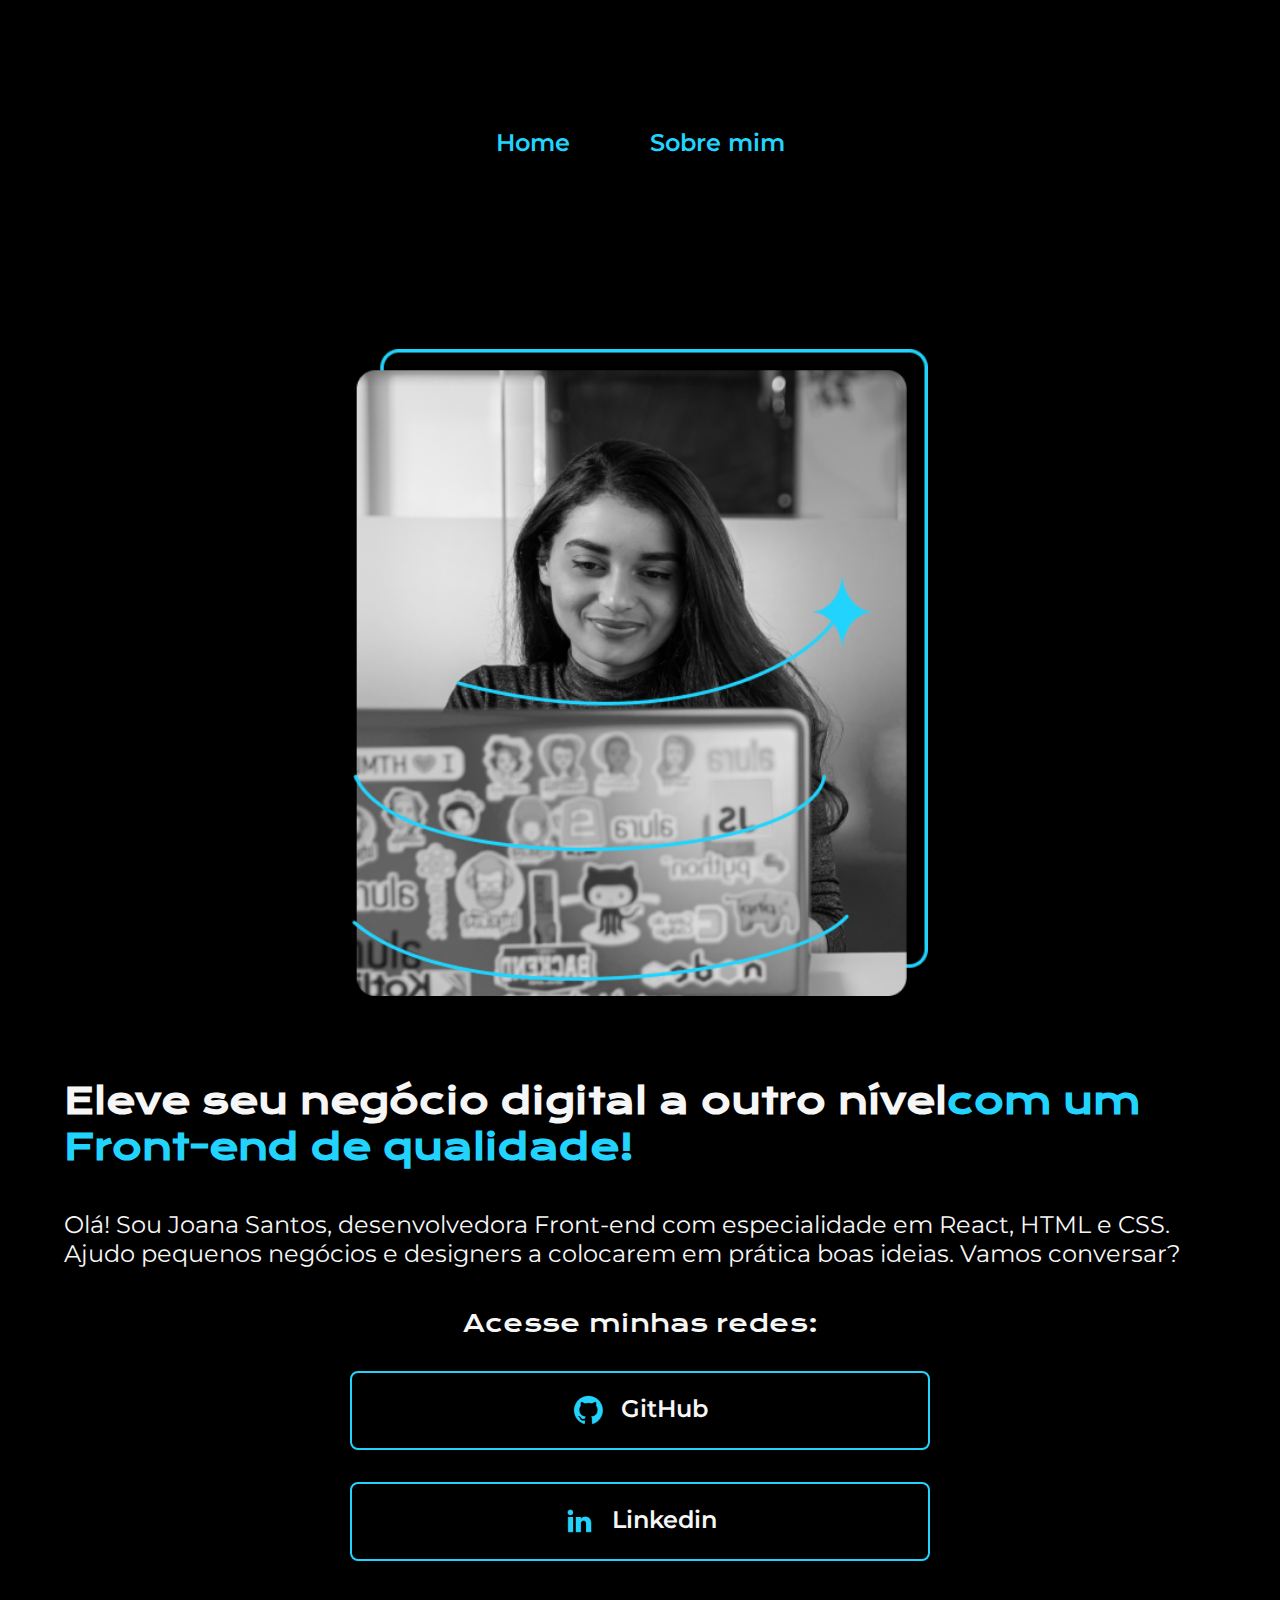
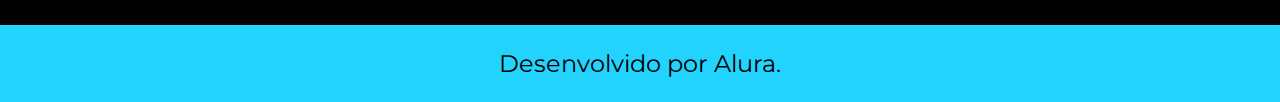
<file: Portifolio-HTML-e-CSS-Curso2-aula_5/index.html>
<!DOCTYPE html>
<html lang="pt-br">

<head>
    <meta charset="UTF-8">
    <meta http-equiv="X-UA-Compatible" content="IE=edge">
    <meta name="viewport" content="width=device-width, initial-scale=1.0">
    <title>Portifolio</title>
    <link rel="stylesheet" href="./style/style.css">
</head>

<body>
    <header class="cabecalho">
        <nav class="cabecalho__menu">
            <a class="cabecalho__menu__link" href="index.html">Home</a>
            <a class="cabecalho__menu__link" href="about.html">Sobre mim</a>
        </nav>
    </header>
    <main class="apresentacao">
        <section class="apresentacao__conteudo">
            <h1 class="apresentacao__conteudo__titulo">Eleve seu negócio digital a outro nível<strong 
            class="titulo-destaque">com um Front-end de qualidade!
            </strong></h1>
            <p class="apresentacao__conteudo__texto">Olá! Sou Joana Santos, desenvolvedora
            Front-end com especialidade em React, HTML e
            CSS. Ajudo pequenos negócios e designers a
            colocarem em prática boas ideias. Vamos
            conversar?</p>
            <div class="apresentacao__links">
                <h2 class="apresentacao__links__subtitulo">Acesse minhas redes:</h2>
                <a class="apresentacao__links__navegacao" href="https://github.com/vam2599">
                    <img src="./assets/github.png">
                    GitHub
                </a>
                <a class="apresentacao__links__navegacao" href="https://www.linkedin.com/in/vinicius-adorno-b03a21262/">
                    <img src="./assets/linkedin.png">
                    Linkedin
                </a>
            </div>
        </section>
        <img class="apresentacao__imagem" src="./assets/Imagem.png" alt="Foto da Joana Santos programando">
    </main>
    <footer class="rodape">
        <p>Desenvolvido por Alura.</p>
    </footer>
</body>

</html>
</file>
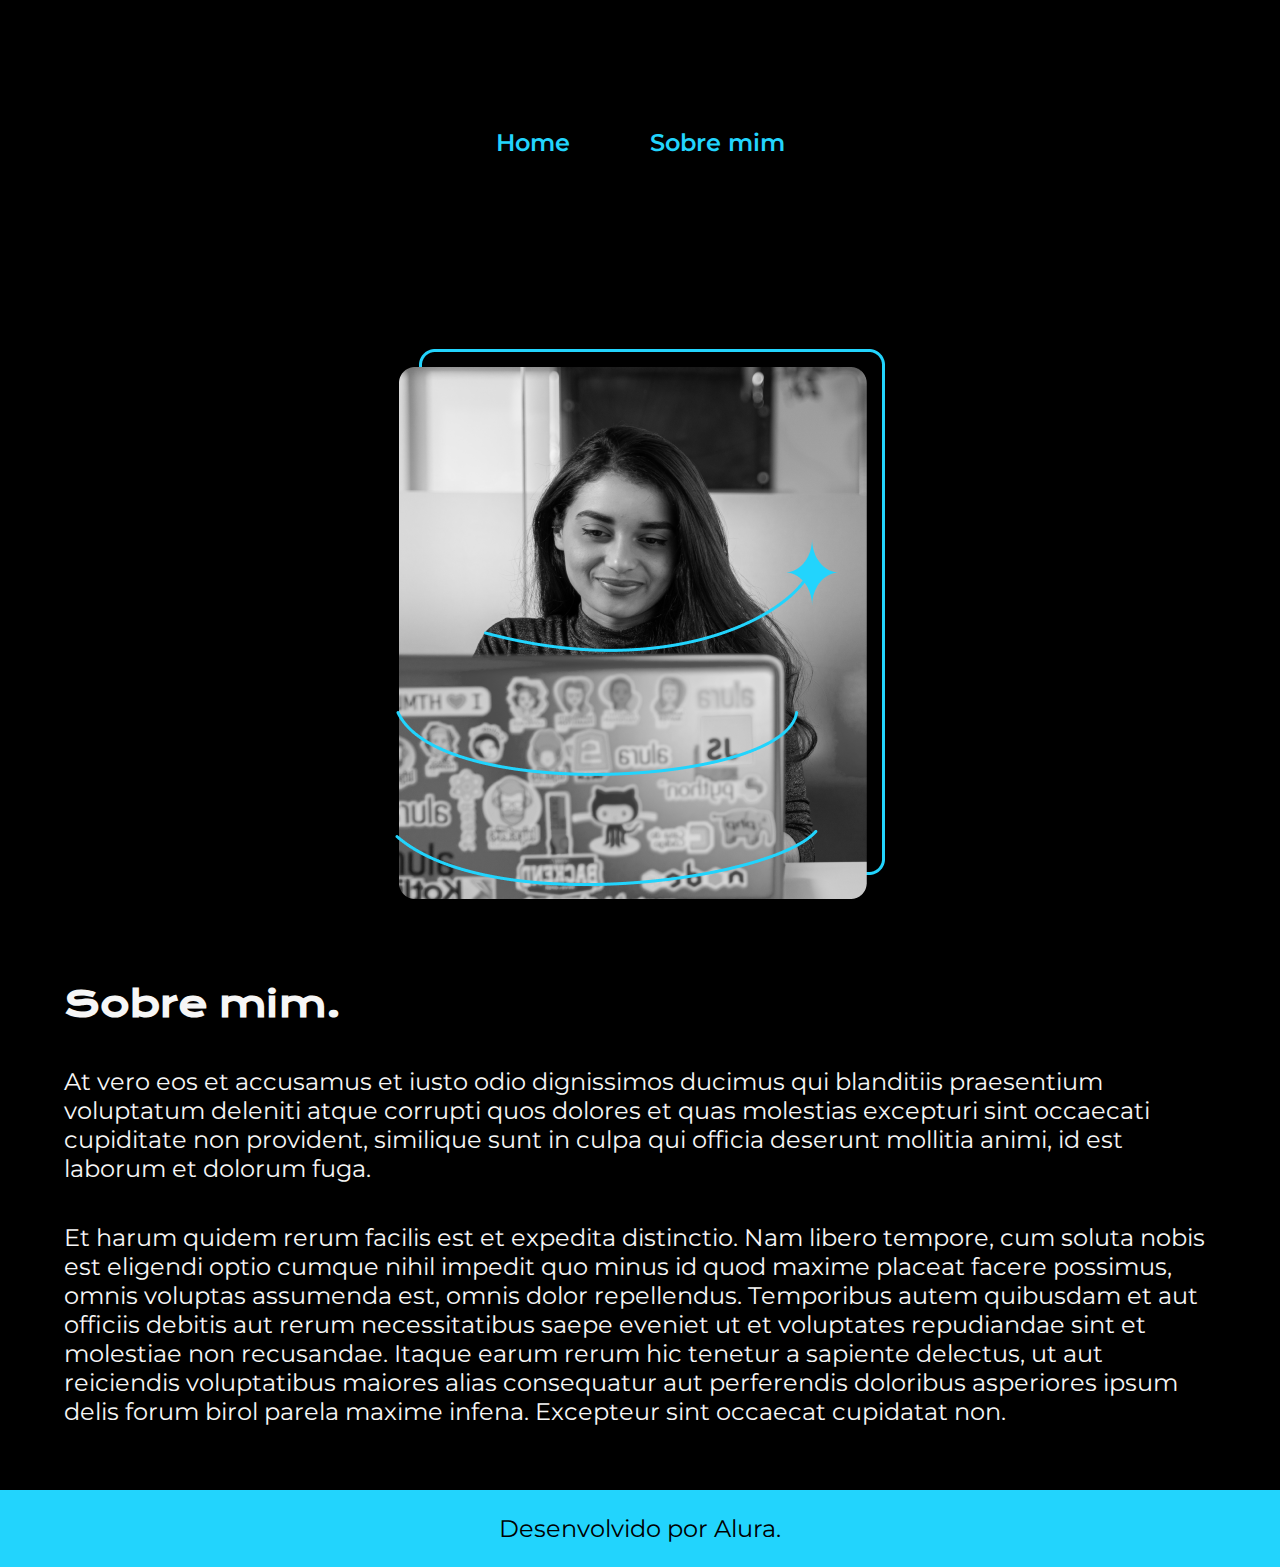
<file: Portifolio-HTML-e-CSS-Curso2-aula_5/about.html>
<!DOCTYPE html>
<html lang="pt-br">
<head>
    <meta charset="UTF-8">
    <meta name="viewport" content="width=device-width, initial-scale=1.0">
    <title>Sobre mim</title>
    <link rel="stylesheet" href="./style/style.css">
</head>
<body>
    <header class="cabecalho">
        <nav class="cabecalho__menu">
            <a class="cabecalho__menu__link" href="index.html">Home</a>
            <a class="cabecalho__menu__link" href="about.html">Sobre mim</a>
        </nav>
    </header>
    <main class="apresentacao">
        <section class="apresentacao__conteudo">
            <h1 class="apresentacao__conteudo__titulo">Sobre mim.</h1>
            <p class="apresentacao__conteudo__texto">At vero eos et accusamus et iusto odio dignissimos ducimus qui blanditiis praesentium voluptatum deleniti atque corrupti quos dolores et quas molestias excepturi sint occaecati cupiditate non provident, similique sunt in culpa qui officia deserunt mollitia animi, id est laborum et dolorum fuga.</p>
            <p class="apresentacao__conteudo__texto">Et harum quidem rerum facilis est et expedita distinctio. Nam libero tempore, cum soluta nobis est eligendi optio cumque nihil impedit quo minus id quod maxime placeat facere possimus, omnis voluptas assumenda est, omnis dolor repellendus. Temporibus autem quibusdam et aut officiis debitis aut rerum necessitatibus saepe eveniet ut et voluptates repudiandae sint et molestiae non recusandae. Itaque earum rerum hic tenetur a sapiente delectus, ut aut reiciendis voluptatibus maiores alias consequatur aut perferendis doloribus asperiores ipsum delis forum birol parela maxime infena. Excepteur sint occaecat cupidatat non.</p>
        </section>
        <img src="./assets/Imagem.png" alt="Foto da Joana Santos programando">
    </main>
    <footer class="rodape">
        <p>Desenvolvido por Alura.</p>
    </footer>
</body>
</html>
</file>
<file: Portifolio-HTML-e-CSS-Curso2-aula_5/style/style.css>
@import url('https://fonts.googleapis.com/css2?family=Krona+One&family=Montserrat:wght@400;600&display=swap');

:root{
    --cor-primaria: #000000;
    --cor-secundaria: #f6f6f6;
    --cor-terciaria: #22d4fd;
    --cor-hover: #272727;
    --fonte-primaria: 'Krona one', sans-serif;
    --fonte-secundaria: 'Montserrat', sans-serif ;
}

*{
    margin: 0;
    padding: 0;
}

body{
    /* height: 100vh; */
    box-sizing: border-box;
    background-color: var(--cor-primaria);
    color: var(--cor-secundaria);
}

.cabecalho{
    padding: 2% 0% 0% 15%;
}

.cabecalho__menu{
    display: flex;
    gap: 80px;
}

.cabecalho__menu__link{
    font-family: var(--fonte-secundaria);
    font-size: 1.5rem;
    font-weight: 600;
    color: var(--cor-terciaria);
    text-decoration: none;
}

.apresentacao{
    padding: 5% 15%;
    display: flex;
    align-items: center;
    justify-content: space-between;
    gap: 82px;
}
.apresentacao__conteudo{
    width: 50%;
    display: flex;
    flex-direction: column;
    gap: 40px;
}

.apresentacao__conteudo__titulo{
    font-size: 2.25rem;
    font-family: var(--fonte-primaria);
}

.titulo-destaque{
    color: var(--cor-terciaria);
}

.apresentacao__conteudo__texto{
    font-size: 1.5rem;
    font-family: var(--fonte-secundaria);
}

.apresentacao__links{
    display: flex;
    flex-direction: column;
    justify-content: space-between;
    align-items: center;
    gap: 32px;
}

.apresentacao__links__subtitulo{
    font-family: var(--fonte-primaria);
    font-weight: 400;
    font-size: 1.5rem;
}

.apresentacao__links__navegacao{
    /* background-color: #22D4FD; */
    display: flex;
    justify-content: center;
    gap: 16px;
    border: 2px solid var(--cor-terciaria);
    width: 50%;
    text-align: center;
    border-radius: 8px;
    font-size: 1.5rem;
    font-weight: 600;
    padding: 21.5px 0;
    text-decoration: none;
    color: var(--cor-secundaria);
    font-family: var(--fonte-secundaria);
}

.apresentacao__links__link:hover {
    background-color: var(--cor-hover);
}

.apresentacao__imagem{
    width: 50%;
}

.rodape{
    padding: 24px;
    color: var(--cor-primaria);
    background-color: var(--cor-terciaria);
    text-align: center;
    font-family: var(--fonte-secundaria);
    font-size: 1.5rem;
    font-weight: 400;
}

@media (max-width: 1280px) {
    .cabecalho{
        padding: 10%;
    }
    .cabecalho__menu{
        justify-content: center;
    }
    .apresentacao {
        flex-direction: column-reverse;
        padding: 5%;
    }
    .apresentacao__conteudo {
        width: auto;
    }
}
</file>
